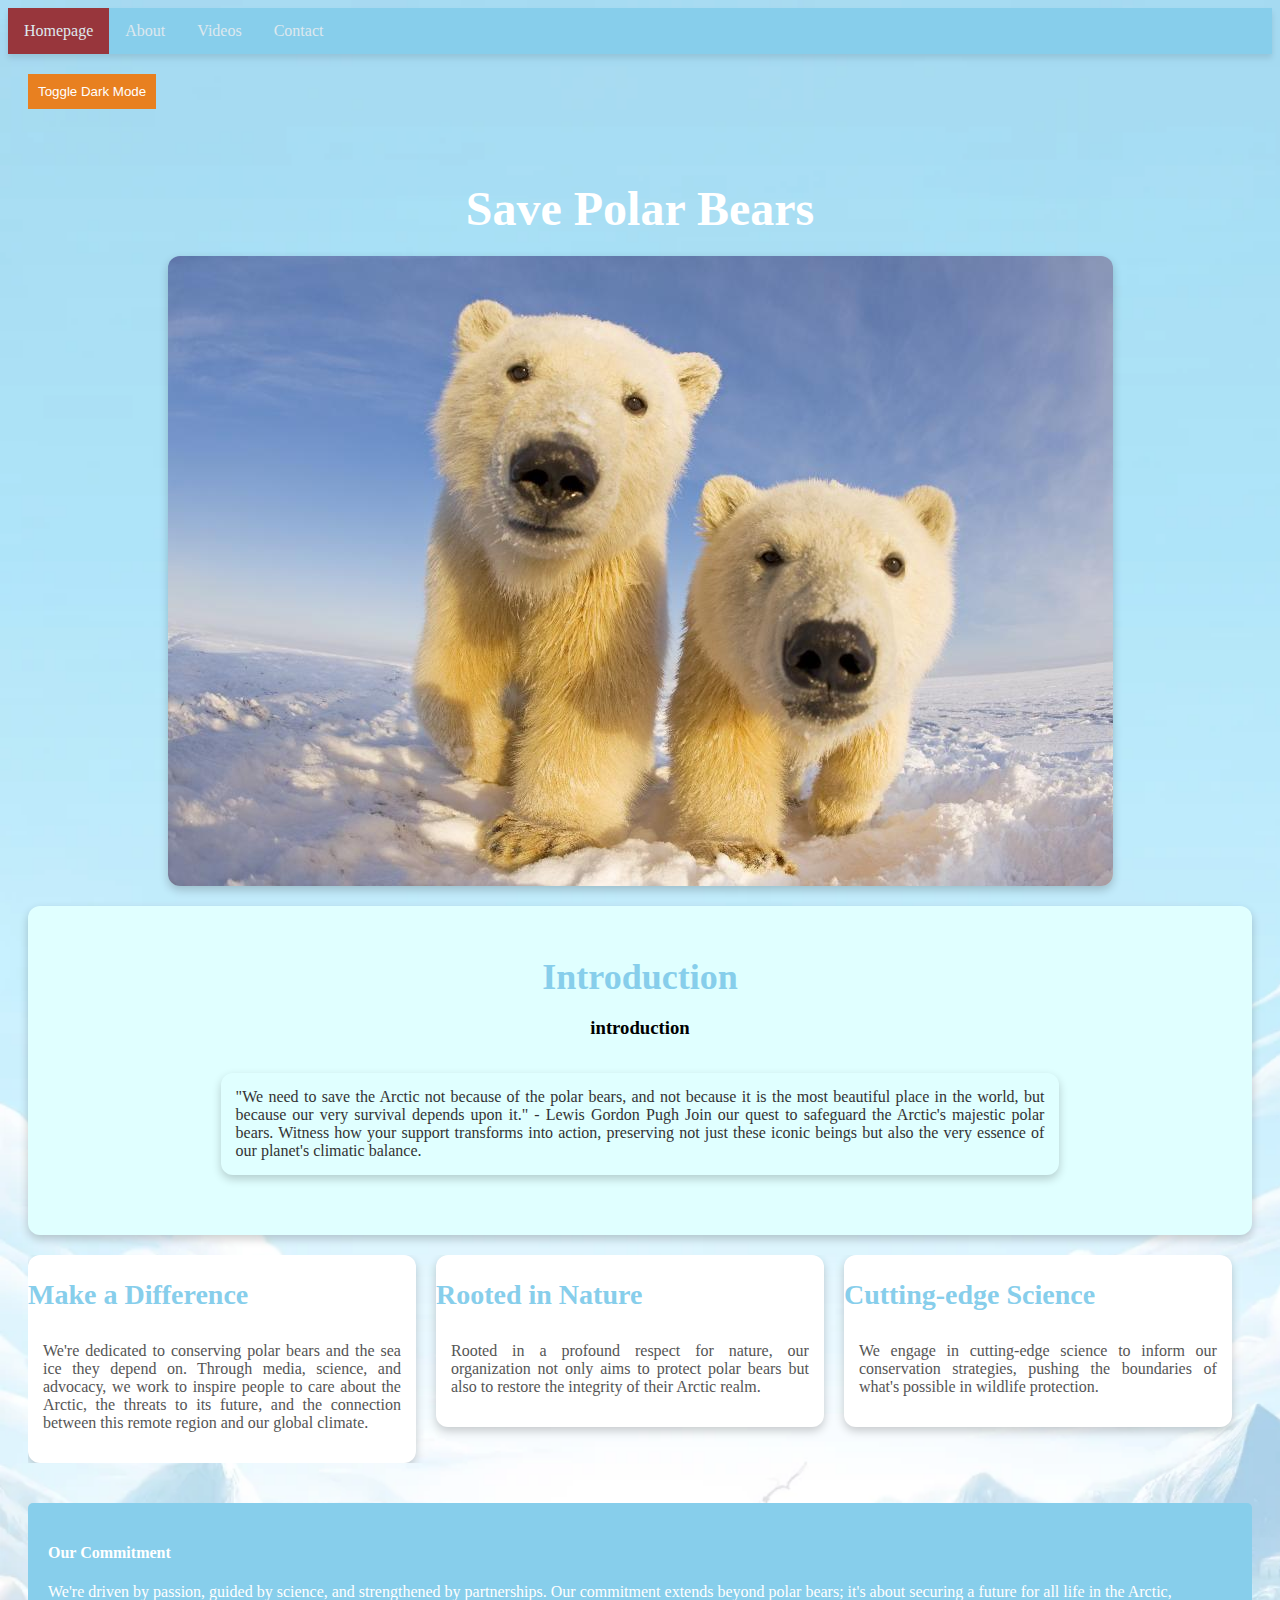
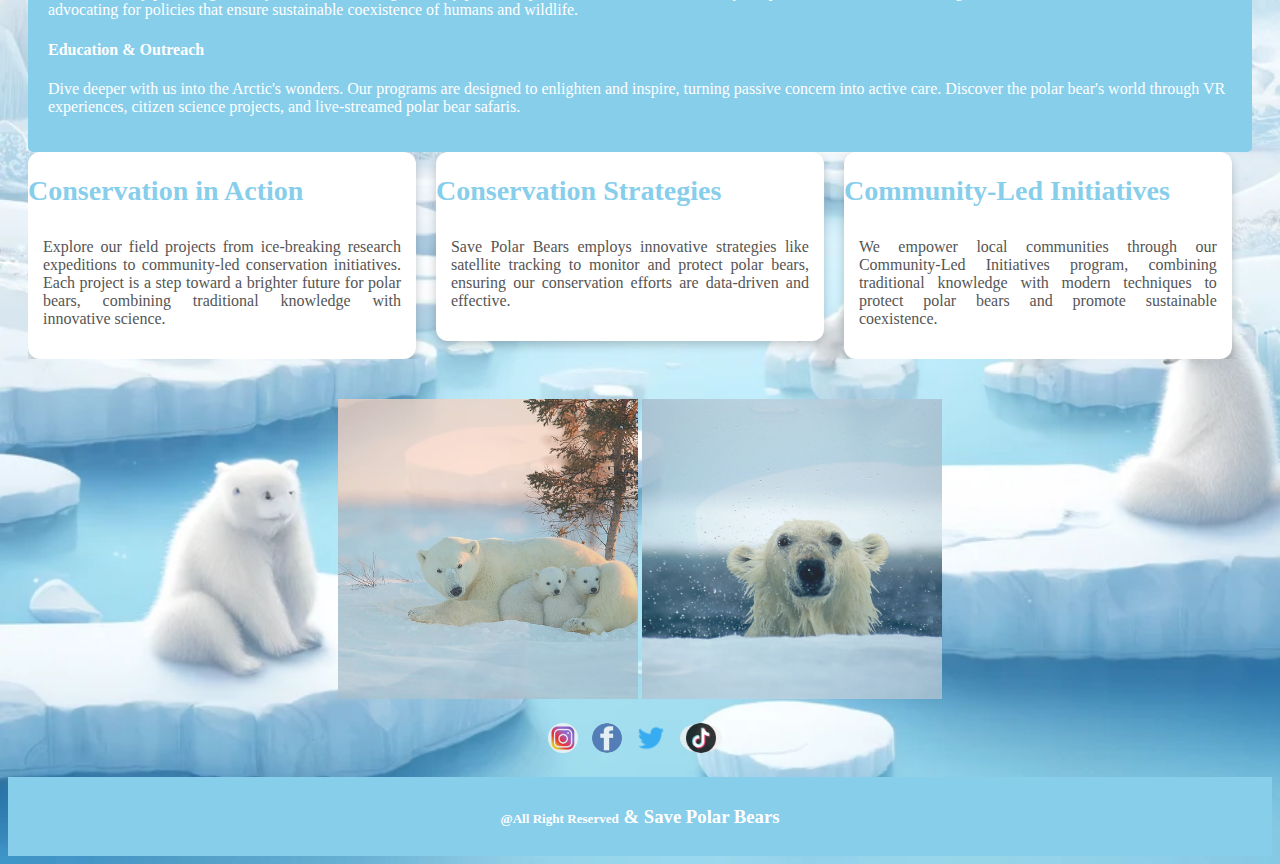
<file: MySite/index.html>
<!DOCTYPE html>
<html lang="en">
<head>
    <meta charset="UTF-8">
    <meta name="viewport" content="width=device-width, initial-scale=1.0">
    <title>Save Polar Bears</title>
    <link rel="stylesheet" type="text/css" href="styles.css" id="styleSheet">
</head>
<body class="index-page">

    <header>
        <nav id="navbar">
            <a href="index.html" class="active-link" tabindex="0">Homepage</a>
            <a href="about.html" tabindex="0">About</a>
            <a href="videos.html" tabindex="0">Videos</a>
            <a href="contact.html" tabindex="0">Contact</a>
        </nav>
    </header>

    <button id="darkModeToggle" aria-label="Toggle Dark Mode" tabindex="0">Toggle Dark Mode</button>
    <a href="#main-content" class="skip-link">Skip to main content</a>

    <main id="main-content" tabindex="-1">
        <h1 id="title" class="h1r" tabindex="0">Save Polar Bears</h1>

        <img src="images/bear1.jpeg" alt="Main Picture of a Polar Bear" id="main-picture" width="300" height="300" tabindex="0">
        
        <section id="introduction-section" tabindex="0">
            <div id="introduction-content">
                <h2 id="introduction-title" tabindex="0">Introduction</h2>
                <article>
                    <h3>introduction</h3>
                    <p id="introduction-text" tabindex="0">
                        "We need to save the Arctic not because of the polar bears, and not because it is the most beautiful place in the world, but because our very survival depends upon it." - Lewis Gordon Pugh Join our quest to safeguard the Arctic's majestic polar bears. Witness how your support transforms into action, preserving not just these iconic beings but also the very essence of our planet's climatic balance.
                    </p>
                </article>
            </div>
        </section>

        <section class="section" tabindex="0">
            <div class="section-content" tabindex="0">
                <h2 class="section-title" tabindex="0"> Make a Difference </h2>
                <p class="section-text" tabindex="0">We're dedicated to conserving polar bears and the sea ice they depend on. Through media, science, and advocacy, we work to inspire people to care about the Arctic, the threats to its future, and the connection between this remote region and our global climate.</p>
            </div>

            <div class="section-content" tabindex="0">
                <h2 class="section-title" tabindex="0"> Rooted in Nature </h2>
                <p class="section-text" tabindex="0">Rooted in a profound respect for nature, our organization not only aims to protect polar bears but also to restore the integrity of their Arctic realm.</p>
            </div>

            <div class="section-content" tabindex="0">
                <h2 class="section-title" tabindex="0"> Cutting-edge Science </h2>
                <p class="section-text" tabindex="0">We engage in cutting-edge science to inform our conservation strategies, pushing the boundaries of what's possible in wildlife protection.</p>
            </div>
        </section>

        <aside tabindex="0">
            <h4 tabindex="0">Our Commitment</h4>
            <p tabindex="0">We're driven by passion, guided by science, and strengthened by partnerships. Our commitment extends beyond polar bears; it's about securing a future for all life in the Arctic, advocating for policies that ensure sustainable coexistence of humans and wildlife.</p>
            <h4 tabindex="0">Education & Outreach</h4>
            <p tabindex="0">Dive deeper with us into the Arctic's wonders. Our programs are designed to enlighten and inspire, turning passive concern into active care. Discover the polar bear's world through VR experiences, citizen science projects, and live-streamed polar bear safaris.</p>
        </aside>

        <section class="section" tabindex="0">
            <div class="section-content" tabindex="0">
                <h2 class="section-title" tabindex="0"> Conservation in Action </h2>
                <p class="section-text" tabindex="0">Explore our field projects from ice-breaking research expeditions to community-led conservation initiatives. Each project is a step toward a brighter future for polar bears, combining traditional knowledge with innovative science.</p>
            </div>
            <div class="section-content" tabindex="0"> 
                <h2 class="section-title" tabindex="0"> Conservation Strategies </h2>
                <p class="section-text" tabindex="0">Save Polar Bears employs innovative strategies like satellite tracking to monitor and protect polar bears, ensuring our conservation efforts are data-driven and effective.</p>
            </div>
            <div class="section-content" tabindex="0">
                <h2 class="section-title" tabindex="0"> Community-Led Initiatives</h2>
                <p class="section-text" tabindex="0">We empower local communities through our Community-Led Initiatives program, combining traditional knowledge with modern techniques to protect polar bears and promote sustainable coexistence.</p>
            </div>
        </section>

        <div id="thumbnails" tabindex="0">  
            <a href="images/bearice.jpeg" target="_blank">
                <div class="thumbnail1"></div>
            </a>
            <a href="images/bearbearice.webp" target="_blank">
                <div class="thumbnail2"></div>
            </a>
        </div>

        <div id="social-icons">
            <a href="https://www.instagram.com/savepolarbears" target="_blank" tabindex="0"><img src="images/insta.png"  alt="Instagram"></a>
            <a href="https://www.facebook.com/savepolarbears" target="_blank" tabindex="0"><img src="images/fb.jpeg"  alt="Facebook"></a>
            <a href="https://twitter.com/savepolarbears" target="_blank" tabindex="0"><img src="images/twitter.png" alt="Twitter"></a>
            <a href="https://www.tiktok.com/@savepolarbears" target="_blank" tabindex="0"><img src="images/tiktok.png" alt="TikTok"></a>
        </div>
    </main>
    
    <footer tabindex="0">
        <h3 tabindex="0"><span>@All Right Reserved</span> & Save Polar Bears</h3>
    </footer>

    <script src="script.js"></script>
</body>

</html>
</file>
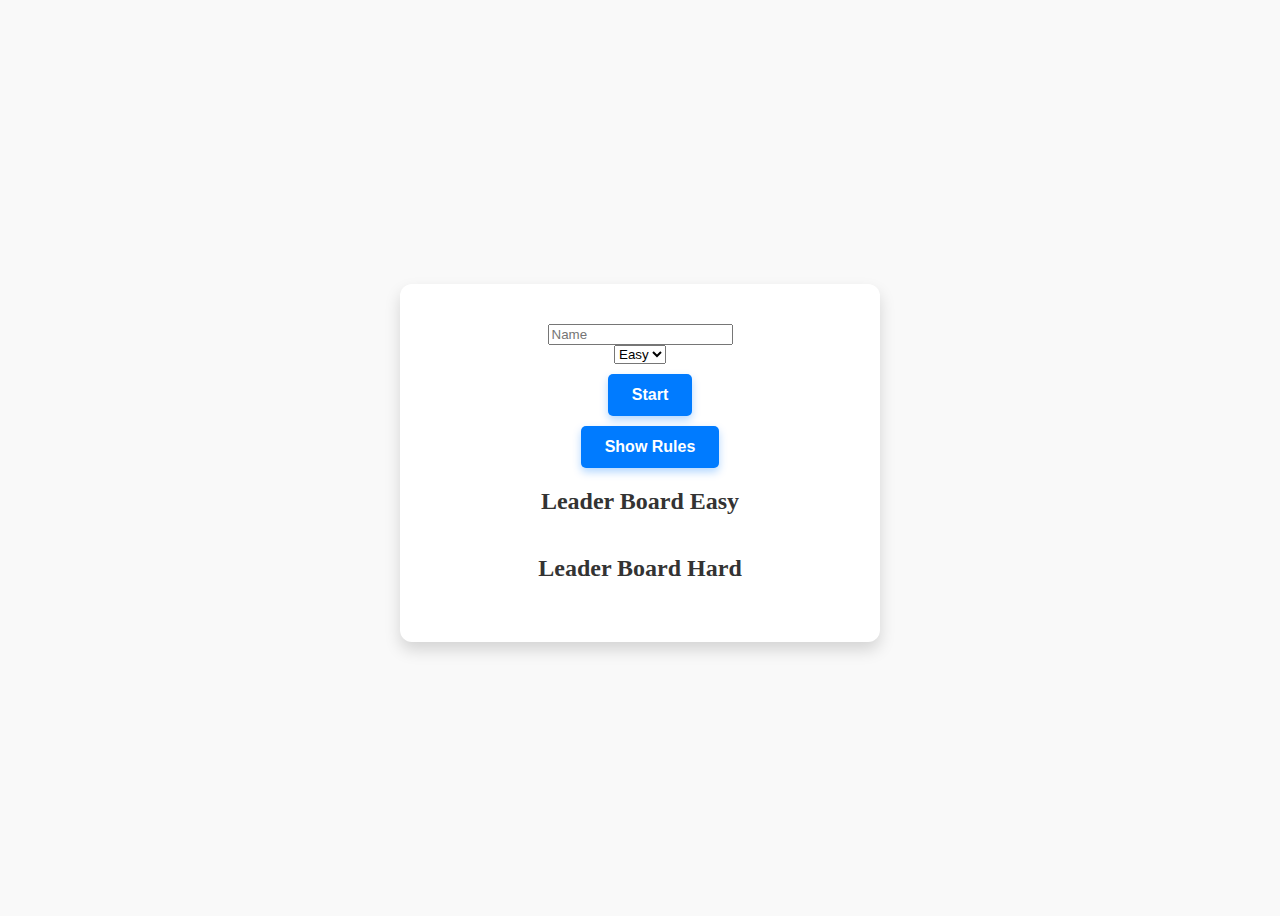
<file: starter_eng 2/index.html>
<!DOCTYPE html>
<html lang="en">

<head>
    <meta charset="UTF-8">
    <meta name="viewport" content="width=device-width, initial-scale=1.0">
    <link rel="stylesheet" href="styles.css">
    <title>Document</title>
</head>

<body>
    <div id="mainMenu">
        <input type="name" name="playersName" id="playersName" placeholder="Name">
        <select type="difficulty" name="difficulty" id="difficulty">
            <option value="easy">Easy</option>
            <option value="hard">Hard</option>
        </select>
        <button onclick="start()">Start</button>
        <button onclick="showRules()">Show Rules</button>
        <div id="leaderboardeasy">
            <h2>Leader Board Easy</h2>
            <table>

            </table>
        </div>
        <div id="leaderboardhard">
            <h2>Leader Board Hard</h2>
            <table>

            </table>
        </div>
    </div>

    <div id="game">
        <div id="gameInfo">
            <span id="playersNameDisplay">Player</span>
            <span id="timerDisplay">0</span>
            <button onclick="validate()">Validate Game</button>
        </div>
        <div id="palette">
            <img src="pics/tiles/curve_rail.png" alt="Curve Rail" class="draggable" draggable="true" data-type="curve">
            <img src="pics/tiles/straight_rail.png" alt="Straight Rail" class="draggable" draggable="true"
                data-type="straight">
            <img src="pics/tiles/mountain_rail.png" alt="Mountain Rail" class="draggable" draggable="true"
                data-type="mountain">
            <img src="pics/tiles/bridge_rail.png" alt="Bridge Rail" class="draggable" draggable="true"
                data-type="bridge">
        </div>
        <div id="gridContainer">

        </div>
    </div>

    <script src="script.js"></script>
</body>

</html>
</file>
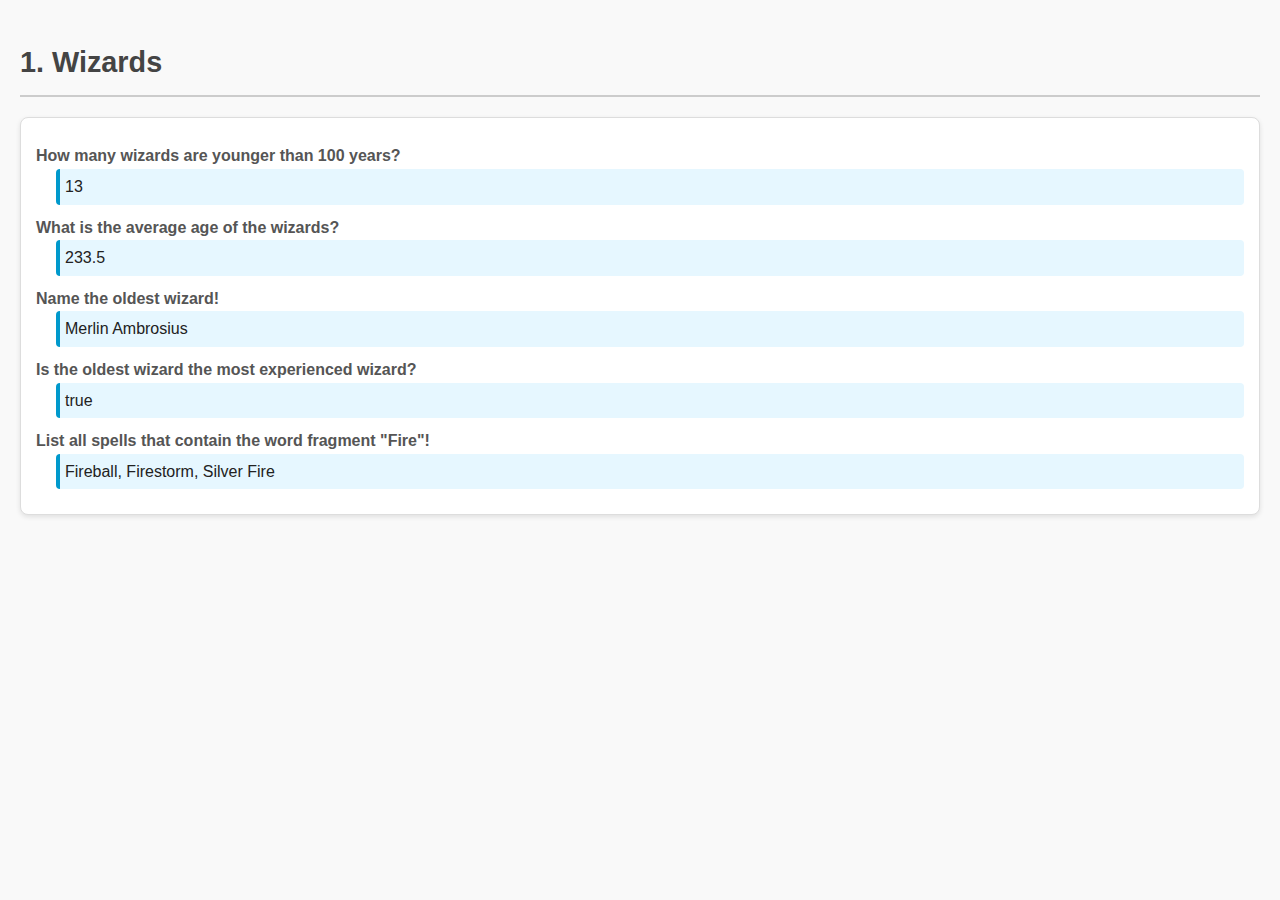
<file: wp-test/js-1-wizards/index.html>
<!DOCTYPE html>
<html lang="en">

<head>
    <meta charset="UTF-8" />
    <meta name="viewport" content="width=device-width, initial-scale=1.0" />
    <title>Task 1</title>
    <link rel="stylesheet" href="index.css" />
</head>

<body>
    <h1>1. Wizards</h1>
    <dl>
        <dt>How many wizards are younger than 100 years?</dt>
        <dd id="task1"></dd>

        <dt>What is the average age of the wizards?</dt>
        <dd id="task2"></dd>

        <dt>Name the oldest wizard!</dt>
        <dd id="task3"></dd>

        <dt>Is the oldest wizard the most experienced wizard?</dt>
        <dd id="task4"></dd>

        <dt>List all spells that contain the word fragment "Fire"!</dt>
        <dd id="task5"></dd>
    </dl>

    <script src="data.js"></script>
    <script src="index.js"></script>
</body>

</html>
</file>
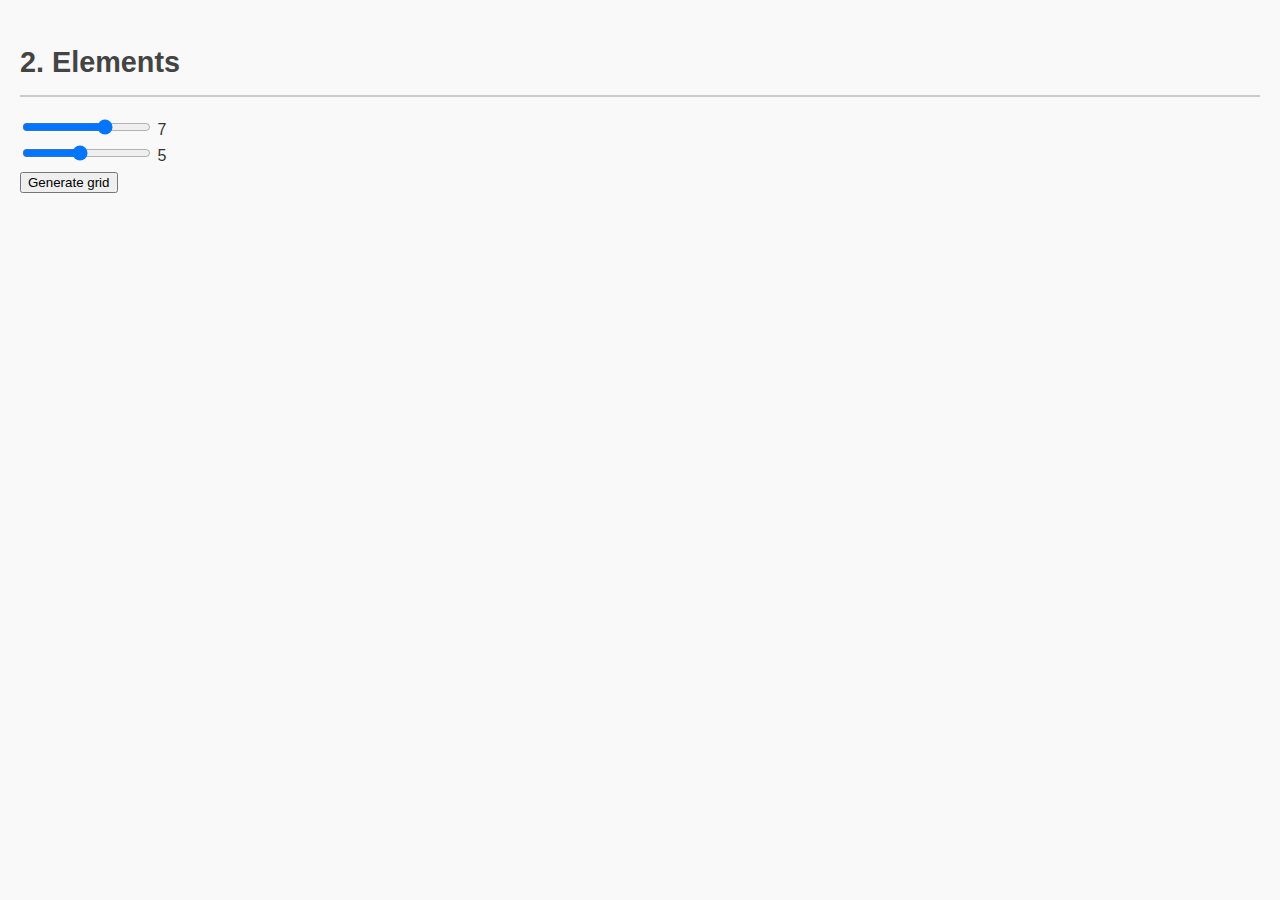
<file: wp-test/js-2-elements/index.html>
<!DOCTYPE html>
<html lang="en">

<head>
    <meta charset="UTF-8" />
    <meta name="viewport" content="width=device-width, initial-scale=1.0" />
    <title>Task 2</title>
    <link rel="stylesheet" href="index.css" />
</head>

<body>
    <h1>2. Elements</h1>

    <div id="controls">
        <input type="range" min="1" max="10" value="7" id="rows"> <span id="rows-output">7</span><br>
        <input type="range" min="1" max="10" value="5" id="cols"> <span id="cols-output">5</span><br>
        <button id="generate">Generate grid</button>
    </div>
    
    <table id="table"></table>

    <script src="index.js"></script>
</body>

</html>
</file>
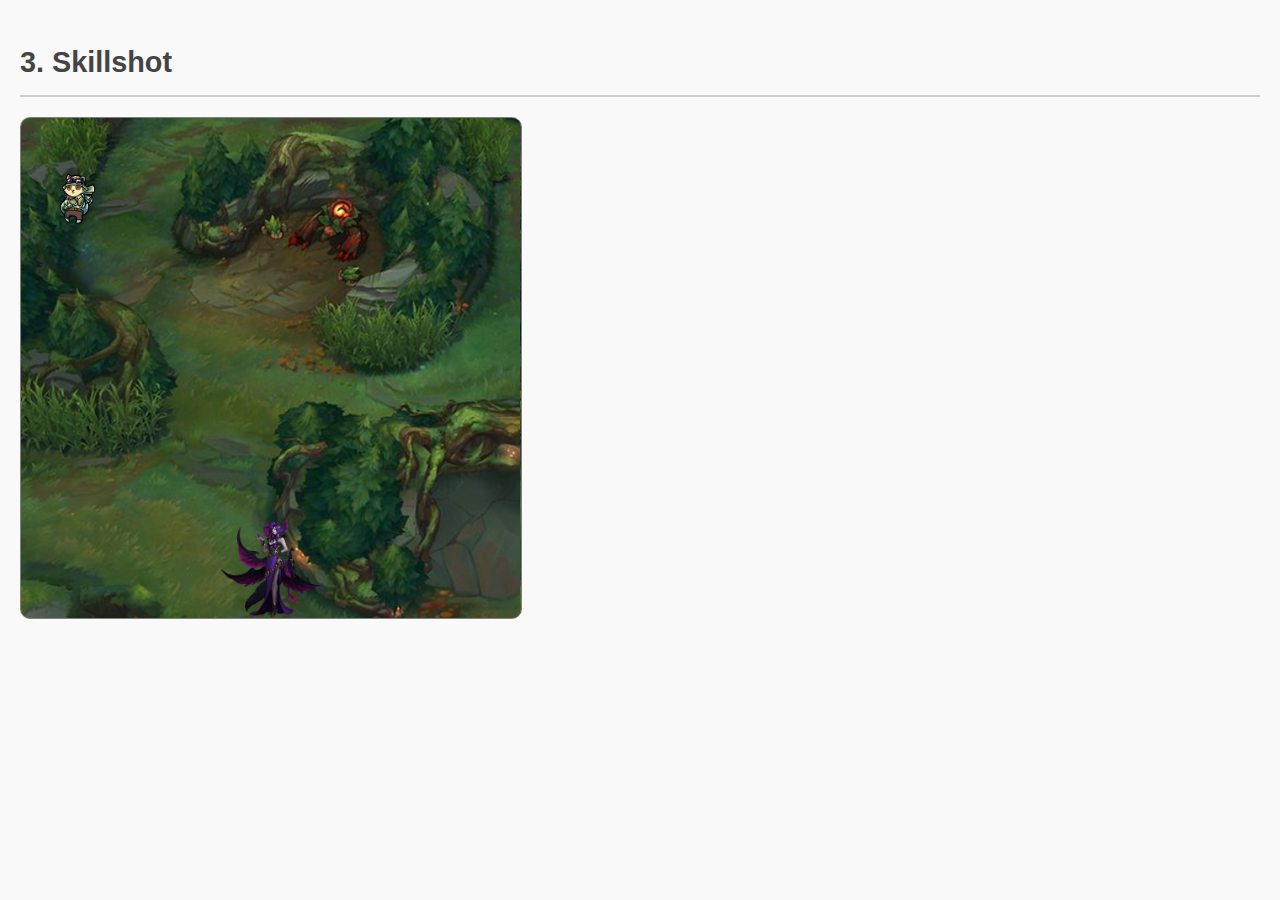
<file: wp-test/js-3-skillshot/index.html>
<!DOCTYPE html>
<html lang="en">

<head>
    <meta charset="UTF-8" />
    <meta name="viewport" content="width=device-width, initial-scale=1.0" />
    <title>Task 3</title>
    <link rel="stylesheet" href="index.css" />
</head>

<body>
    <h1>3. Skillshot</h1>
    <canvas width="500" height="500"></canvas>

    <script src="index.js"></script>
</body>

</html>
</file>
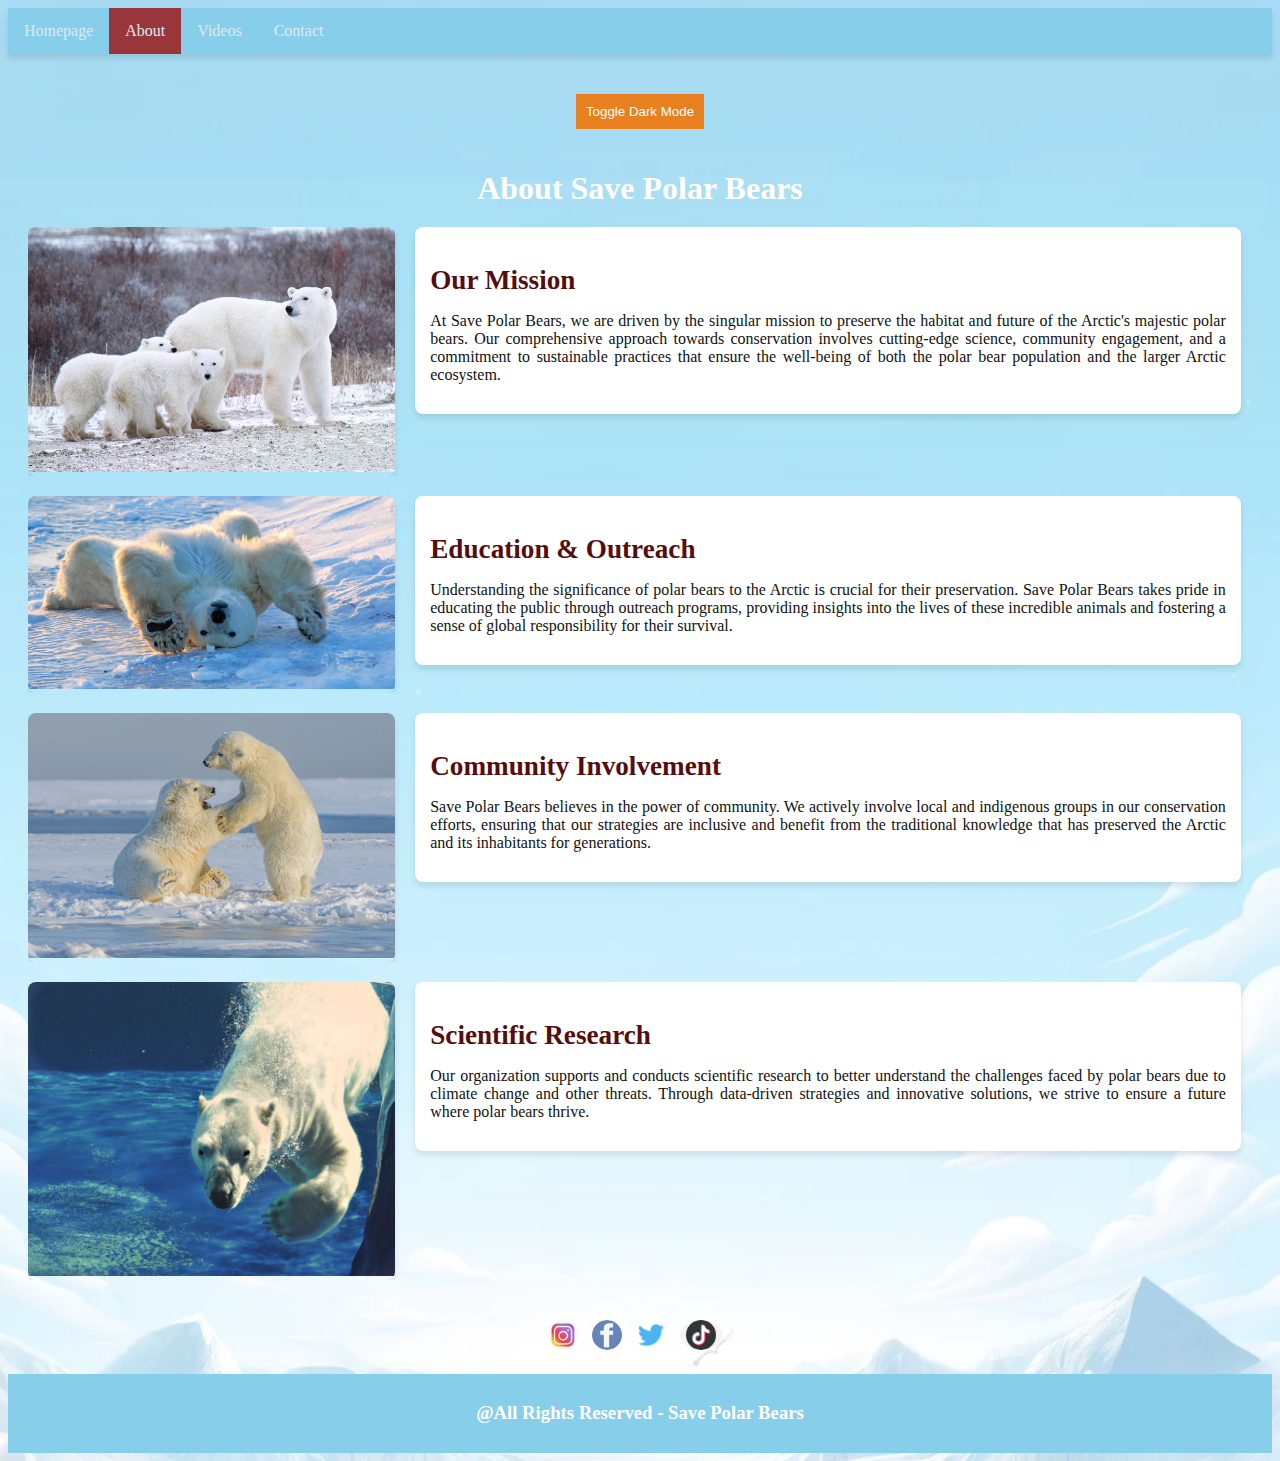
<file: MySite/about.html>
<!DOCTYPE html>
<html lang="en">
<head>
    <meta charset="UTF-8">
    <meta name="viewport" content="width=device-width, initial-scale=1.0">
    <title>About - Save Polar Bears</title>
    <link rel="stylesheet" type="text/css" href="styles.css">
</head>
<body class="about-page">
    
    <header>
        <nav id="navbar">
            <a href="index.html">Homepage</a>
            <a href="about.html" class="active-link">About</a>
            <a href="videos.html">Videos</a>
            <a href="contact.html">Contact</a>
        </nav>
    </header>

    <main id="main-content">
        <button id="darkModeToggle">Toggle Dark Mode</button>

        <h1 id="about-title">About Save Polar Bears</h1>

        <div class="about-section">
            <div class="about-image">
                <img src="images/bear2.jpeg" alt="Polar Bear Conservation">
            </div>

            <div class="about-text">
                <h2>Our Mission</h2>
                <p>At Save Polar Bears, we are driven by the singular mission to preserve the habitat and future of the Arctic's majestic polar bears. Our comprehensive approach towards conservation involves cutting-edge science, community engagement, and a commitment to sustainable practices that ensure the well-being of both the polar bear population and the larger Arctic ecosystem.</p>
            </div>
        </div>

        <div class="about-section">
            <div class="about-image">
                <img src="images/bear3.jpeg" alt="Arctic Education">
            </div>

            <div class="about-text">
                <h2>Education & Outreach</h2>
                <p>Understanding the significance of polar bears to the Arctic is crucial for their preservation. Save Polar Bears takes pride in educating the public through outreach programs, providing insights into the lives of these incredible animals and fostering a sense of global responsibility for their survival.</p>
            </div>
        </div>

        <div class="about-section">
            <div class="about-image">
                <img src="images/bear4.jpeg" alt="Community Involvement">
            </div>

            <div class="about-text">
                <h2>Community Involvement</h2>
                <p>Save Polar Bears believes in the power of community. We actively involve local and indigenous groups in our conservation efforts, ensuring that our strategies are inclusive and benefit from the traditional knowledge that has preserved the Arctic and its inhabitants for generations.</p>
            </div>
        </div>

        <div class="about-section">
            <div class="about-image">
                <img src="images/bear5.jpeg" alt="Scientific Research">
            </div>

            <div class="about-text">
                <h2>Scientific Research</h2>
                <p>Our organization supports and conducts scientific research to better understand the challenges faced by polar bears due to climate change and other threats. Through data-driven strategies and innovative solutions, we strive to ensure a future where polar bears thrive.</p>
            </div>
        </div>

        <div id="social-icons">
            <a href="https://www.instagram.com/polarbearsinternational" target="_blank" tabindex="0"><img src="images/insta.png" alt="Instagram"></a>
            <a href="https://m.facebook.com/PolarBearsInternational" target="_blank" tabindex="0"><img src="images/fb.jpeg" alt="Facebook"></a>
            <a href="https://x.com/polarbears?lang=en" target="_blank" tabindex="0"><img src="images/twitter.png" alt="Twitter"></a>
            <a href="https://www.tiktok.com/@polarbearsinternational" target="_blank" tabindex="0"><img src="images/tiktok.png" alt="TikTok"></a>
        </div>
    </main>

    <footer>
        <h3>@All Rights Reserved - Save Polar Bears</h3>
    </footer>
    <script src="script.js"></script>
</body>
</html>
</file>
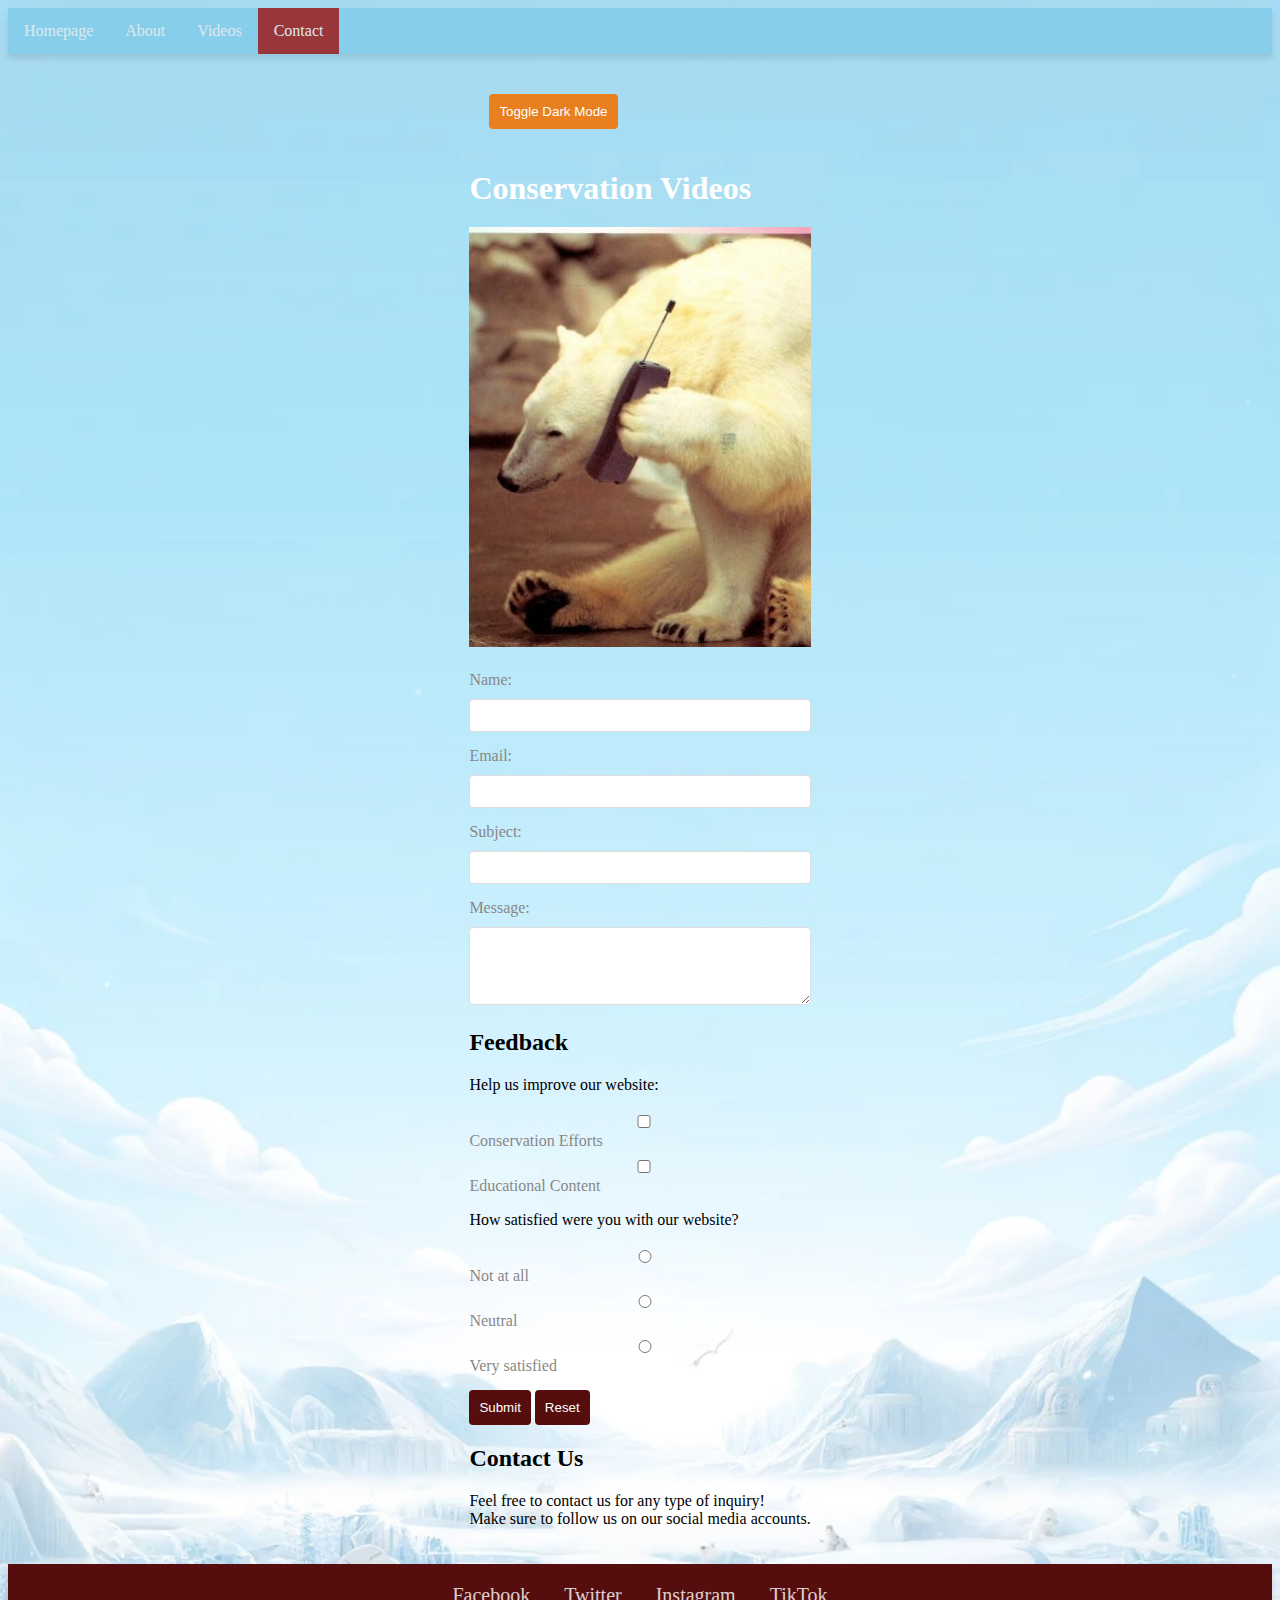
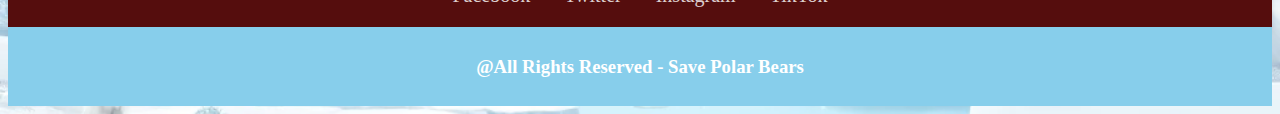
<file: MySite/contact.html>
<!DOCTYPE html>
<html lang="en">
<head>
    <meta charset="UTF-8">
    <meta name="viewport" content="width=device-width, initial-scale=1.0">
    <title>Contact - Save Polar Bears</title>
    <link rel="stylesheet" type="text/css" href="styles.css">
</head>
<body class="contact-page">
    <header>
        <nav id="navbar">
            <a href="index.html">Homepage</a>
            <a href="about.html">About</a>
            <a href="videos.html">Videos</a>
            <a href="contact.html" class="active-link">Contact</a>
        </nav>
    </header>

    <main id="main-content">
        <div class="form-container">
            <button id="darkModeToggle">Toggle Dark Mode</button>

            <h1 id="contact-title">Conservation Videos</h1>
            <img src="images/bear6.jpeg" alt="Contact Image">

            <form id="contactForm" onsubmit="sendEmail(event)">
                <div>
                    <label for="name">Name:</label>
                    <input type="text" id="name" name="name" required>
                </div>
                <div>
                    <label for="email">Email:</label>
                    <input type="email" id="email" name="email" required>
                </div>
                <div>
                    <label for="subject">Subject:</label>
                    <input type="text" id="subject" name="subject" required>
                </div>
                <div>
                    <label for="message">Message:</label>
                    <textarea id="message" name="message" rows="4" required></textarea>
                </div>
                <div>
                    <h2>Feedback</h2>
                    <p>Help us improve our website:</p>
                    <label><input type="checkbox" name="improvements[]" value="Conservation Efforts"> Conservation Efforts</label>
                    <label><input type="checkbox" name="improvements[]" value="Educational Content"> Educational Content</label>
                </div>
                <div>
                    <p>How satisfied were you with our website?</p>
                    <label><input type="radio" name="satisfaction" value="Not at all"> Not at all</label>
                    <label><input type="radio" name="satisfaction" value="Neutral"> Neutral</label>
                    <label><input type="radio" name="satisfaction" value="Very satisfied"> Very satisfied</label>
                </div>
                <div>
                    <button type="submit">Submit</button>
                    <button type="reset">Reset</button>
                </div>
            </form>
            <article>
            <h2>Contact Us</h2>
                <p>Feel free to contact us for any type of inquiry!
                <br> Make sure to follow us on our social media accounts.
            </p>
        </article>
        </div>
    </main>

    <div id="social-media">
        <a href="https://m.facebook.com/PolarBearsInternational" target="_blank">Facebook</a>
        <a href="https://x.com/polarbears?lang=en" target="_blank">Twitter</a>
        <a href="https://www.instagram.com/polarbearsinternational/" target="_blank">Instagram</a>
        <a href="https://www.tiktok.com/@polarbearsinternational" target="_blank">TikTok</a>
    </div>
    <footer>
        <h3>@All Rights Reserved - Save Polar Bears</h3>
    </footer>
    <script src="script.js"></script>
    <script>
    function sendEmail(event) {
        event.preventDefault(); 

        var subject = document.getElementById('subject').value;
        var message = document.getElementById('message').value;

        var mailto_link = 'mailto:support@savepolarbears.org'
                        + '?subject=' + encodeURIComponent(subject)
                        + '&body=' + encodeURIComponent(message);

        window.location.href = mailto_link;
    }
    </script>
</body>
</html>
</file>
<file: MySite/styles.css>
body:not(.dark-mode) {
    background-image: url('images/lighttt.webp');
    background-repeat: no-repeat;
    background-size: cover;
}

body.dark-mode {
    background: url('images/darkb.webp') no-repeat center center fixed;
    background-size: cover;
    color: #fff;
}
body.dark-mode p {
    color: #fff;
}
body.dark-mode #about-page {
    color: #000;
}
body.dark-mode {
    background: url('images/darkb.webp') no-repeat center center fixed;
    background-size: cover;
    color: #000;
}

body.dark-mode p {
    color: #fff;
}
body.dark-mode .blue-lines th,
body.dark-mode .blue-lines td {
    color: #fff;
}

body.dark-mode #about-page {
    color: #fff;
}
body.dark-mode #navbar a,
body.dark-mode #main-content .form-container button,
body.dark-mode #main-content .form-container h1,
body.dark-mode #main-content .form-container h2,
body.dark-mode #main-content .form-container label,
body.dark-mode #main-content .form-container input,
body.dark-mode #main-content .form-container textarea,
body.dark-mode #main-content .form-container p,
body.dark-mode #social-media a,
body.dark-mode footer h3 {
    color: #fff;
}

body.dark-mode .section .section-content .section-text {
    color: #fff;
}
header,
footer {
    background-color: rgba(135, 206, 235, 0.8);
}
body.dark-mode #about-page {
    color: #add8e6;
}

body.dark-mode body#videos-page {
    color: #fff;
}
#navbar a {
    color: #f3f0f0;
    text-align: center;
    padding: 14px 16px;
    transition: background-color 0.3s;
}

#navbar a:hover {
    background-color: #B0E0E6;
    color: #fff;
}

.dark-mode header,
.dark-mode footer {
    background-color: rgba(34, 34, 34, 0.8);
}

.dark-mode #navbar a {
    color: #fff;
    background-color: #444;
}

.dark-mode #navbar a:hover {
    background-color: #555;
}

.dark-mode #darkModeToggle {
    background-color: #555;
    color: #fff;
}

body.index-page .section-content {
    background-color: #fff;
}

body.index-page #title {
    color: white;
}
body.contact-page #contact-title {
    color: white;
}
body.about-page #about-title {
    color: white;
}
body#videos-page #videos-title {
    color: white;
}

body.dark-mode * {
    color: rgb(89, 131, 228);
}
body.dark-mode .section-content {
    background-color: #000;
    color: black;
}

body.dark-mode.index-page #title {
    color: white;
}

body.dark-mode.contact-page #contact-title {
    color: white;
}

body.dark-mode.about-page #about-title {
    color: white;
}
body.dark-mode.index-page #introduction-section {
    color: black;
}
body.dark-mode#videos-page #videos-title {
    color: white;
}
.skip-link {
    position: absolute;
    left: -999px;
    top: -999px;
}

.skip-link:focus {
    left: 0;
    top: 0;
    background: #000;
    color: #fff;
    padding: 10px;
    z-index: 1000;
}

:focus {
    outline: 3px solid #ff0000;
}

.thumbnail1 {
    background-image: url('images/bearice.jpeg');
    display: inline-block;
    width: 300px;
    height: 300px;
    background-size: cover;
    background-position: center;
}

.thumbnail2 {
    background-image: url('images/bearbearice.webp');
    display: inline-block;
    width: 300px;
    height: 300px;
    background-size: cover;
    background-position: center;
}

#header {
    background-image: url('assets/bg.jpg');
    background-size: cover;
    background-position: center;
    color: #fff;
    text-align: center;
    padding: 80px 0;
}

#navbar {
    background-color: #87CEEB;
    overflow: hidden;
    box-shadow: 0px 4px 6px rgba(0, 0, 0, 0.1);
}

#navbar a {
    float: left;
    display: block;
    color: #f3f0f0;
    text-align: center;
    padding: 14px 16px;
    transition: background-color 0.3s;
}

#navbar a:hover {
    background-color: #B0E0E6;
    color: #fff;
}

#main-content {
    padding: 20px;
}

#title {
    font-size: 48px;
    font-weight: bold;
    margin-bottom: 20px;
    color: #87CEEB;
    text-align: center;
}

.videos-container {
    display: flex;
    justify-content: space-between;
    max-width: 1000px;
    margin: 0 auto;
}

.video-wrapper {
    flex: 0 0 calc(33.33% - 10px);
    margin-right: 10px;
}

video {
    display: block;
    width: 100%;
    height: auto;
}

table {
    width: 80%;
    border-collapse: collapse;
    margin-top: 20px;
    border: 1px solid #00008B;
}

th, td {
    padding: 8px;
    text-align: left;
    border-bottom: 2px solid #00008B;
}

th {
    background-color: #00008B;
    color: #fff;
}

#main-picture {
    width: auto;
    height: auto;
    margin-bottom: 20px;
    border-radius: 12px;
    box-shadow: 0px 4px 10px rgba(0, 0, 0, 0.2);
}

#introduction-section {
    overflow: hidden;
    margin-bottom: 20px;
    text-align: center;
    background-color: #E0FFFF;
    border-radius: 12px;
    padding: 20px;
    box-shadow: 0px 4px 10px rgba(0, 0, 0, 0.2);
}

#introduction-title {
    font-size: 36px;
    font-weight: bold;
    color: #87CEEB;
    margin-bottom: 10px;
}

#introduction-content {
    overflow: hidden;
    margin-bottom: 20px;
}

#introduction-image {
    display: inline-block;
    width: calc(30% - 20px);
    margin-right: 20px;
    border-radius: 12px;
    overflow: hidden;
    box-shadow: 0px 4px 10px rgba(0, 0, 0, 0.2);
}

#introduction-image img {
    width: 100%;
    height: auto;
}

#introduction-text {
    display: inline-block;
    width: calc(70% - 20px);
    border-radius: 12px;
    overflow: hidden;
    box-shadow: 0px 4px 10px rgba(0, 0, 0, 0.2);
    padding: 15px;
    text-align: justify;
    color: #333;
}

.section {
    margin-bottom: 40px;
    overflow: hidden;
}

.section-title {
    font-size: 28px;
    font-weight: bold;
    color: #87CEEB;
    margin-bottom: 10px;
}

a:link {
    color: green;
}

a:visited {
    color: #993366;
}

body.dark-mode a:visited {
    color: #fff;
}

.section-content {
    float: left;
    width: calc(33.33% - 20px);
    margin-right: 20px;
    border-radius: 12px;
    overflow: hidden;
    box-shadow: 0px 4px 10px rgba(0, 0, 0, 0.2);
    transition: transform 0.3s;
}

.section-content:hover {
    transform: translateY(-5px);
}

aside {
    background: #87CEEB;
    color: #fff;
    padding: 20px;
    border-radius: 5px;
    text-align: left;
}

ul {
    list-style-type: none;
}

.small-picture {
    width: 100%;
    height: auto;
    border-radius: 12px 12px 0 0;
}

.section-text {
    color: #555;
    padding: 15px;
    text-align: justify;
}

#link-to-about {
    margin-top: 20px;
    text-align: center;
}

#social-icons {
    float: right;
    margin-top: 20px;
}

#social-icons a {
    margin-right: 10px;
    display: inline-block;
    transition: transform 0.3s;
}

#social-icons a:hover {
    transform: scale(1.2);
}

#social-icons a img {
    width: auto;
    height: 30px;
    border-radius: 50%;
}

#main-content {
    display: flex;
    justify-content: center;
    align-items: center;
    flex-direction: column;
    min-height: 80vh;
}

.form-container button {
    padding: 10px;
    background-color: #B0E0E6;
    color: #fff;
    border: none;
    cursor: pointer;
    border-radius: 4px;
}

.form-container button:hover {
    background-color: #87CEEB;
}

.form-container img {
    width: 100%;
    height: auto;
    margin-bottom: 20px;
}

.form-container form {
    text-align: left;
}

.form-container div {
    margin-bottom: 15px;
}

.form-container label {
    display: block;
    margin-bottom: 5px;
    color: #888888;
}

.form-container input,
.form-container textarea {
    width: 100%;
    padding: 8px;
    margin-top: 5px;
    box-sizing: border-box;
    border: 1px solid #ddd;
    border-radius: 4px;
}

.form-container button {
    padding: 10px;
    background-color: #550d0d;
    color: #fff;
    border: none;
    cursor: pointer;
    border-radius: 4px;
}

.form-container button:hover {
    background-color: #862929;
}

#social-media {
    background-color: #550d0d;
    color: #fff;
    text-align: center;
    padding: 20px;
    box-shadow: 0px 4px 6px rgba(0, 0, 0, 0.1);
}

#social-media a {
    color: #fff;
    margin: 0 15px;
    font-size: 1.25em;
    transition: transform 0.3s;
}

#social-media a:hover {
    transform: scale(1.2);
}

#about-title {
    font-size: 2em;
    font-weight: bold;
    margin-bottom: 20px;
    color: #87CEEB;
}

.about-section {
    overflow: hidden;
    margin-bottom: 20px;
}

.about-image {
    width: 30%;
    float: left;
    margin-right: 20px;
    border-radius: 8px;
    overflow: hidden;
    box-shadow: 0px 4px 6px rgba(0, 0, 0, 0.1);
}

.about-image img {
    width: 100%;
    height: auto;
}

.about-text {
    width: 65%;
    float: left;
    border-radius: 8px;
    overflow: hidden;
    box-shadow: 0px 4px 6px rgba(0, 0, 0, 0.1);
    padding: 15px;
    text-align: justify;
    color: #121111;
    background-color: #fff;
}

#darkModeToggle {
    color: #fff;
    margin: 20px;
    background: #e88020;
    border: 0px;
    padding: 10px;
    cursor: pointer;
}

.about-text h2 {
    font-size: 1.7em;
    font-weight: bold;
    color: #550d0d;
    margin-bottom: 10px;
}

.card-container {
    display: flex;
    justify-content: space-around;
}

.card {
    border: 1px solid #ccc;
    border-radius: 5px;
    padding: 25px;
    margin: 10px;
    width: 200px;
    text-align: center;
    background-color: #f9f9f9;
    transition: opacity 0.5s ease-in-out;
}

.hidden {
    opacity: 0;
    pointer-events: none;
}

#change-style {
    cursor: pointer;
    padding: 15px;
    margin: 10px;
    background-color: #ec822ccc;
    color: #fff;
    border: 0px;
}

#alternate-style {
    cursor: pointer;
    padding: 15px;
    background-color: #ec822ccc;
    color: #fff;
    border: 0px;
}

.about-text p {
    margin-bottom: 15px;
}

#info-table {
    width: 100%;
    margin-top: 20px;
    border-collapse: collapse;
}

#info-table th, #info-table td {
    border: 1px solid #ddd;
    padding: 8px;
    text-align: left;
}

#link-to-videos {
    margin-top: 20px;
    text-align: center;
}

#info-table {
    margin: 0 auto;
    width: 70%;
    border-collapse: collapse;
    box-shadow: 0 4px 8px rgba(0, 0, 0, 0.1);
}

#info-table th {
    background-color: #550d0d;
    color: #fff;
}

#info-table td {
    background-color: #f5f5f5;
}

#info-table tr:hover {
    background-color: #ececec;
}

#videos-title {
    font-size: 2em;
    font-weight: bold;
    margin-bottom: 20px;
    color: #87CEEB;
}

#contact-title {
    font-size: 2em;
    font-weight: bold;
    margin-bottom: 20px;
    color: #87CEEB;
}

.video-section {
    margin-bottom: 40px;
    background-color: #fff;
    border-radius: 10px;
    overflow: hidden;
    box-shadow: 0px 4px 6px rgba(0, 0, 0, 0.1);
}

.video-container {
    position: relative;
    padding-bottom: 56.25%;
    height: 0;
    overflow: hidden;
    border-radius: 10px 10px 0 0;
}

.video-container iframe {
    position: absolute;
    top: 0;
    left: 0;
    width: 100%;
    height: 100%;
    border: 0;
    border-radius: 10px 10px 0 0;
}

footer {
    background-color: #87CEEB;
    text-align: center;
    color: white;
    padding: 10px;
}

footer span {
    font-size: 0.7em;
}

a {
    text-decoration: none;
    opacity: 0.8;
}

a:hover {
    opacity: 1;
}

.d-flex-form {
    display: flex;
    align-items: center;
}

.d-flex-form div {
    margin-bottom: 0px;
}

.set-input-form {
    margin: 0 auto;
}

.set-label-check {
    width: 25%;
}

.active-link {
    background-color: #9d1111 !important;
}

.card {
    padding: 12px;
    text-align: justify;
}

@media screen and (max-width: 991px) {
    .about-text {
        width: 96%;
    }
    #info-table {
        width: 100%;
    }
    .card {
        padding: 12px;
        text-align: justify;
    }
}

@media screen and (max-width: 600px) {
    #navbar a, #introduction-text, .section-content, .section-title, body, header {
        float: none;
        width: auto;
        text-align: center;
    }

    #introduction-image, #introduction-text {
        display: block;
        width: 100%;
    }
    .form-container, .form-container input, .form-container, .form-container form, .form-container textarea, .form-container button, .form-container label, body {
        max-width: 100%;
        margin: 10px;
        padding: 10px;
    }

    #navbar a {
        float: none;
        display: block;
        text-align: center;
        text-decoration: dashed;
    }
    .about-image, .about-text, body {
        float: none;
        width: auto;
    }

    #navbar a {
        float: none;
        display: block;
        text-align: center;
    }
    .videos-container {
        flex-direction: column;
    }

    #navbar a {
        float: none;
        display: block;
        text-align: center;
    }

    .card-container {
        flex-direction: column;
    }
    .card {
        width: auto;
    }
    .section-content {
        margin-right: 0px;
    }
    .set-label-check {
        width: 55%;
    }
}
</file>
<file: starter_eng 2/styles.css>
body {
    background-color: #f9f9f9;
    color: #333;
    display: flex;
    flex-direction: column;
    align-items: center;
    justify-content: center;
    height: 100vh;
}

#mainMenu {
    display: flex;
    flex-direction: column;
    align-items: center;
    background-color: #ffffff;
    padding: 40px 40px;
    margin-top: 10px;
    border-radius: 12px;
    box-shadow: 0 8px 16px rgba(0, 0, 0, 0.15);
    max-width: 400px;
    width: 100%;
    text-align: center;
}

#game {
    display: none;
    flex-direction: column;
    align-items: center;
    background-color: #ffffff;
    padding: 40px 40px;
    margin-top: 10px;
    border-radius: 12px;
    box-shadow: 0 8px 16px rgba(0, 0, 0, 0.15);
    max-width: 700px;
}

#gridContainer {
    display: grid;
    margin-top: 25px;
    border-radius: 8px;
}

.grid-cell {
    width: 80px;
    height: 80px;
    display: flex;
    align-items: center;
    justify-content: center;
    cursor: pointer;
    transition: background-color 0.2s, transform 0.2s;
}

.grid-cell:hover {
    background-color: #d0d0d0;
    transform: scale(1.05);
}

#palette {
    display: flex;
    gap: 12px;
    margin-top: 25px;
    padding: 10px;
}

.draggable {
    width: 70px;
    height: 70px;
    cursor: grab;
    border-radius: 6px;
    transition: transform 0.2s;
}

.draggable:hover {
    transform: scale(1.1);
}

#timerDisplay,
#playersNameDisplay {
    margin-top: 15px;
    font-size: 24px;
    font-weight: bold;
    color: #333;
}

#playersNameDisplay {
    margin-bottom: 15px;
    font-size: 20px;
    color: #555;
}

button {
    padding: 12px 24px;
    margin-left: 20px;
    font-size: 16px;
    font-weight: bold;
    cursor: pointer;
    border: none;
    border-radius: 5px;
    background-color: #007bff;
    color: #ffffff;
    transition: background-color 0.3s, transform 0.2s;
    margin-top: 10px;
    box-shadow: 0 4px 8px rgba(0, 123, 255, 0.3);
}

button:hover {
    background-color: #0056b3;
    transform: scale(1.05);
}

button:active {
    background-color: #00449b;
    transform: scale(1);
}

#leaderBoard {
    margin-top: 20px;
    margin-bottom: 20px;
    text-align: center;
    width: 100%;
    max-width: 400px;
}

#leaderBoard h2 {
    margin-bottom: 10px;
    font-size: 24px;
    color: #333;
}

#leaderBoard table {
    width: 100%;
    border-collapse: collapse;
}

#leaderBoard th,
#leaderBoard td {
    padding: 10px;
    border: 1px solid #ddd;
    text-align: left;
}

#leaderBoard th {
    background-color: #f4f4f4;
    font-weight: bold;
}

#leaderBoard tr:nth-child(even) {
    background-color: #f9f9f9;
}

#leaderBoard tr:hover {
    background-color: #f1f1f1;
}

@media (max-width: 600px) {
    #gridContainer {
        grid-template-columns: repeat(4, 1fr);
    }

    #mainMenu,
    #game {
        padding: 20px;
        width: 95%;
    }

    .grid-cell,
    .draggable {
        width: 50px;
        height: 50px;
    }

    button {
        padding: 10px 18px;
        font-size: 15px;
    }
}
</file>
<file: wp-test/js-1-wizards/index.css>
body {
    font-family: Arial, sans-serif;
    background-color: #f9f9f9;
    color: #333;
    margin: 0;
    padding: 20px;
    line-height: 1.6;
}

h1 {
    font-size: 1.8rem;
    color: #444;
    border-bottom: 2px solid #ccc;
    padding-bottom: 10px;
    margin-bottom: 20px;
}

dl {
    background-color: #fff;
    border: 1px solid #ddd;
    border-radius: 8px;
    padding: 15px;
    box-shadow: 0 2px 5px rgba(0, 0, 0, 0.1);
}

dt {
    font-weight: bold;
    color: #555;
    margin-top: 10px;
}

dd {
    margin-left: 20px;
    margin-bottom: 10px;
    padding: 5px;
    background-color: #f5f5f5;
    border-left: 4px solid #ccc;
    border-radius: 4px;
}

dd[id^="task"] {
    font-size: 1rem;
    color: #222;
    background-color: #e6f7ff;
    border-left: 4px solid #0099cc;
}

dd:hover {
    background-color: #d9f1ff;
    border-left-color: #006699;
}
</file>
<file: wp-test/js-2-elements/index.css>
body {
    font-family: Arial, sans-serif;
    background-color: #f9f9f9;
    color: #333;
    margin: 0;
    padding: 20px;
    line-height: 1.6;
}

h1 {
    font-size: 1.8rem;
    color: #444;
    border-bottom: 2px solid #ccc;
    padding-bottom: 10px;
    margin-bottom: 20px;
}

table td {
    border: 1px brown solid;
    border-collapse: collapse;
}

td {
    width: 3em;
    height: 3em;
    background-color: slategrey;
    background-size: contain;
}

img {
    width: 100%;
    display: block;
}

td.correct {
    background-color: green;
}
</file>
<file: wp-test/js-3-skillshot/index.css>
body {
    font-family: Arial, sans-serif;
    background-color: #f9f9f9;
    color: #333;
    margin: 0;
    padding: 20px;
    line-height: 1.6;
}

h1 {
    font-size: 1.8rem;
    color: #444;
    border-bottom: 2px solid #ccc;
    padding-bottom: 10px;
    margin-bottom: 20px;
}

canvas {
    border: 1px solid gray;
    border-radius: 10px;
    background-image: url('map.png');
}
</file>
